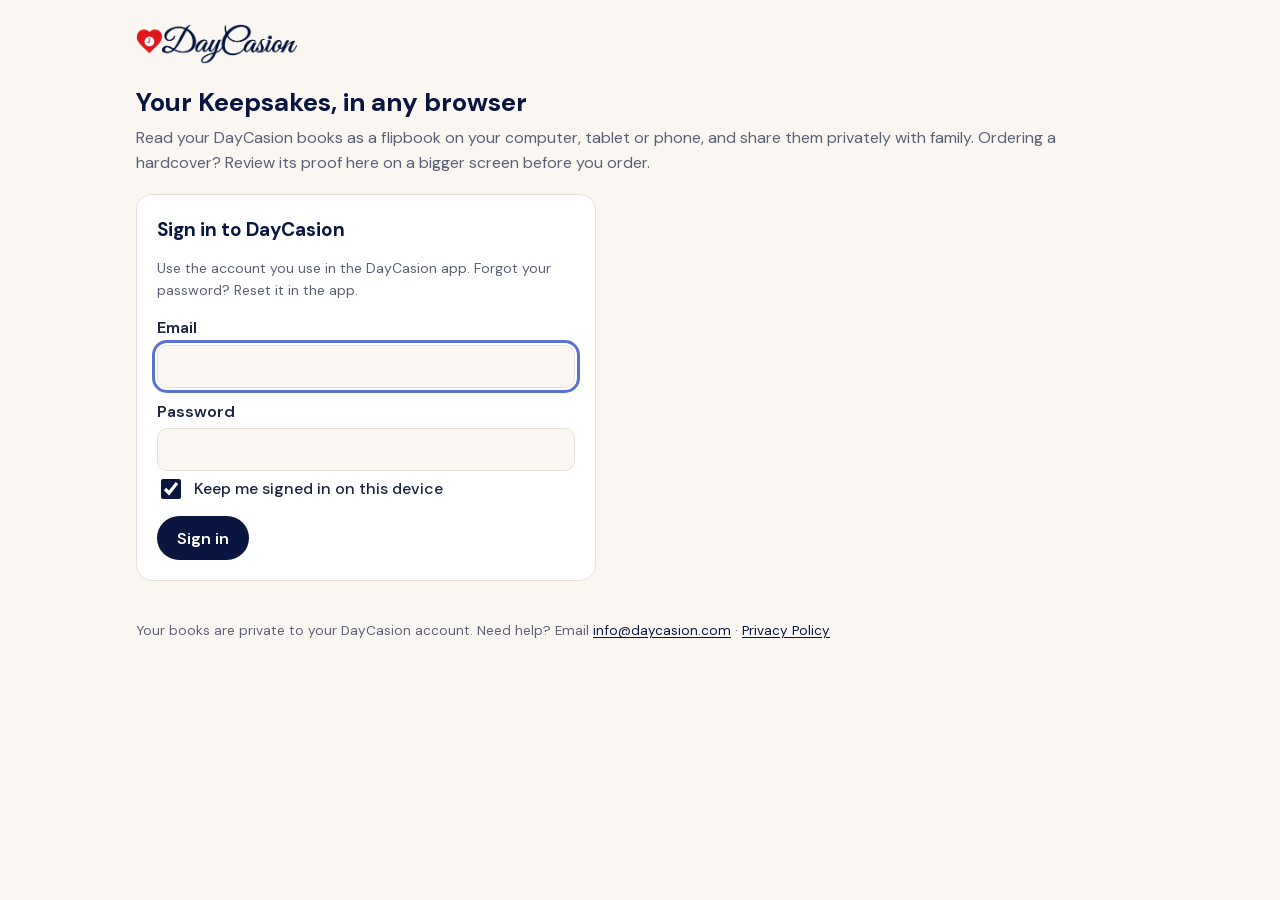
<file: index.html>
<!doctype html>
<html lang="en" class="dc-guard">
<head>
<meta charset="utf-8">
<meta name="viewport" content="width=device-width, initial-scale=1, viewport-fit=cover">
<meta name="referrer" content="no-referrer">
<meta name="robots" content="noindex, nofollow, noarchive">
<meta name="theme-color" content="#faf7f2" media="(prefers-color-scheme: light)">
<meta name="theme-color" content="#0a1640" media="(prefers-color-scheme: dark)">
<meta http-equiv="Content-Security-Policy" content="default-src 'none'; script-src 'self'; style-src 'self'; connect-src https://zwitjkrmzkvrektahuml.supabase.co; img-src 'self' https://zwitjkrmzkvrektahuml.supabase.co data:; font-src 'self'; base-uri 'none'; form-action 'none'">
<title>My Keepsakes · DayCasion</title>
<link rel="icon" type="image/png" href="images/favicon.png">
<link rel="apple-touch-icon" href="images/favicon.png">
<link rel="stylesheet" href="css/books.css?v=b8eddd3961">
</head>
<body>
<div id="app" aria-live="polite"><div class="center"><div class="spinner" role="status" aria-label="Loading"></div></div></div>
<noscript><div class="wrap"><p>This page needs JavaScript to sign in and open your books.</p></div></noscript>
<script src="js/config.js?v=b8eddd3961"></script>
<script src="js/flipbook.js?v=b8eddd3961"></script>
<script src="js/common.js?v=b8eddd3961"></script>
<script src="js/corrections.js?v=b8eddd3961"></script>
<script src="js/staff.js?v=b8eddd3961"></script>
<script src="js/owner.js?v=b8eddd3961"></script>
</body>
</html>
</file>
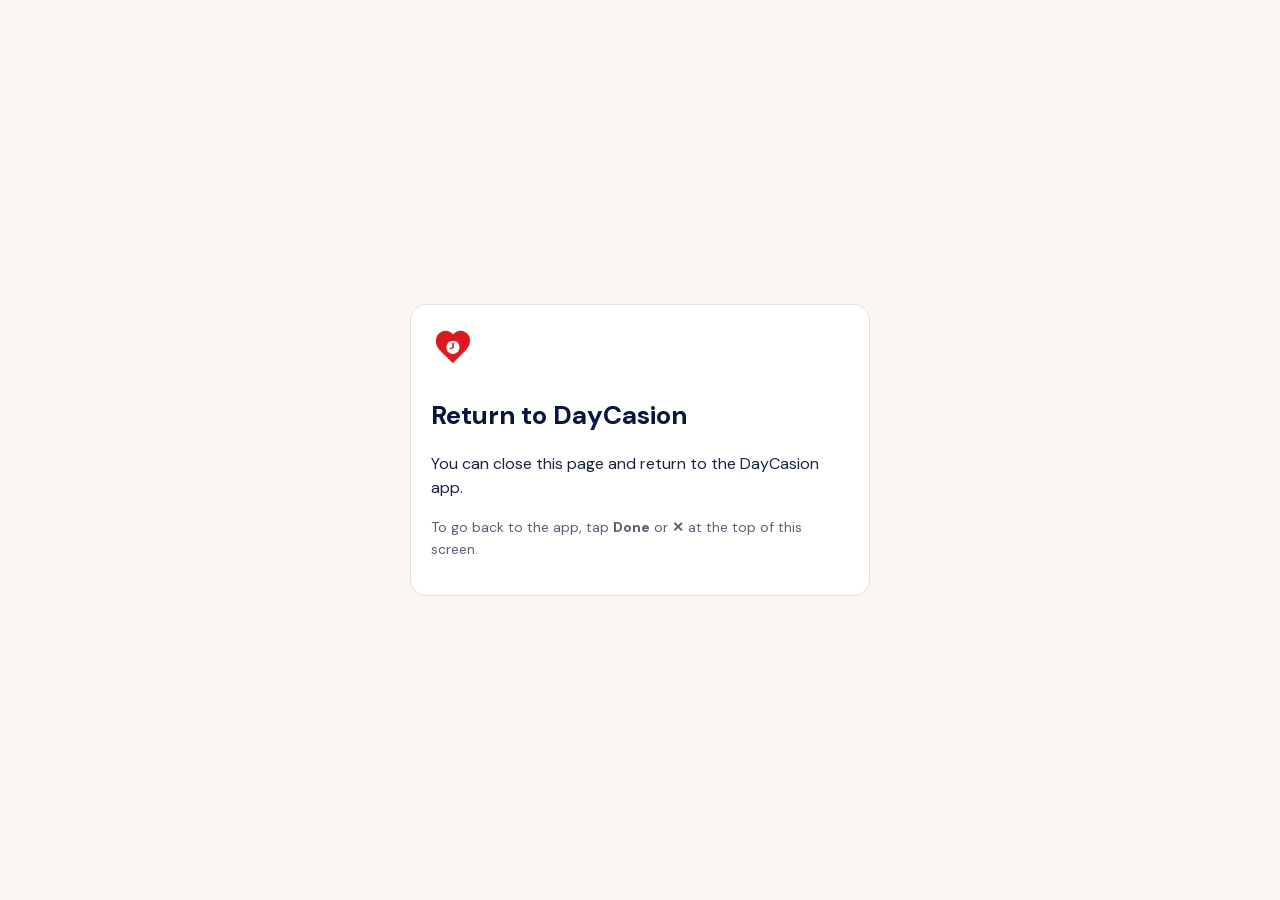
<file: checkout/index.html>
<!doctype html>
<html lang="en">
<head>
<meta charset="utf-8">
<meta name="viewport" content="width=device-width, initial-scale=1, viewport-fit=cover">
<meta name="referrer" content="no-referrer">
<meta name="robots" content="noindex, nofollow, noarchive">
<meta name="theme-color" content="#faf7f2" media="(prefers-color-scheme: light)">
<meta name="theme-color" content="#0a1640" media="(prefers-color-scheme: dark)">
<meta http-equiv="Content-Security-Policy" content="default-src 'none'; script-src 'self'; style-src 'self'; img-src 'self'; font-src 'self'; base-uri 'none'; form-action 'none'">
<title>DayCasion</title>
<link rel="icon" type="image/png" href="../images/favicon.png">
<link rel="stylesheet" href="../css/books.css?v=b8eddd3961">
</head>
<body>
<!-- Stripe Checkout returns here after a printed book's payment (?r=paid) or when the member goes back (?r=cancelled).
     Nothing about the order is read or shown: the DayCasion app shows the order's status itself. -->
<div class="center"><div class="card narrow msg" id="ret">
  <img class="mark" src="../images/mark.png" alt="" width="44" height="44">
  <h1 class="page" id="ret-h">Return to DayCasion</h1>
  <p id="ret-p">You can close this page and return to the DayCasion app.</p>
  <p class="muted small" id="ret-next"></p>
  <p class="muted small" id="ret-close">To go back to the app, tap <strong>Done</strong> or <strong>✕</strong> at the top of this screen.</p>
  <div class="actions" id="ret-app" hidden><a class="btn" href="daycasion://daycasion.com/myKeepsakes">Open My Keepsakes</a></div>
</div></div>
<script src="../js/checkout.js?v=b8eddd3961"></script>
</body>
</html>
</file>
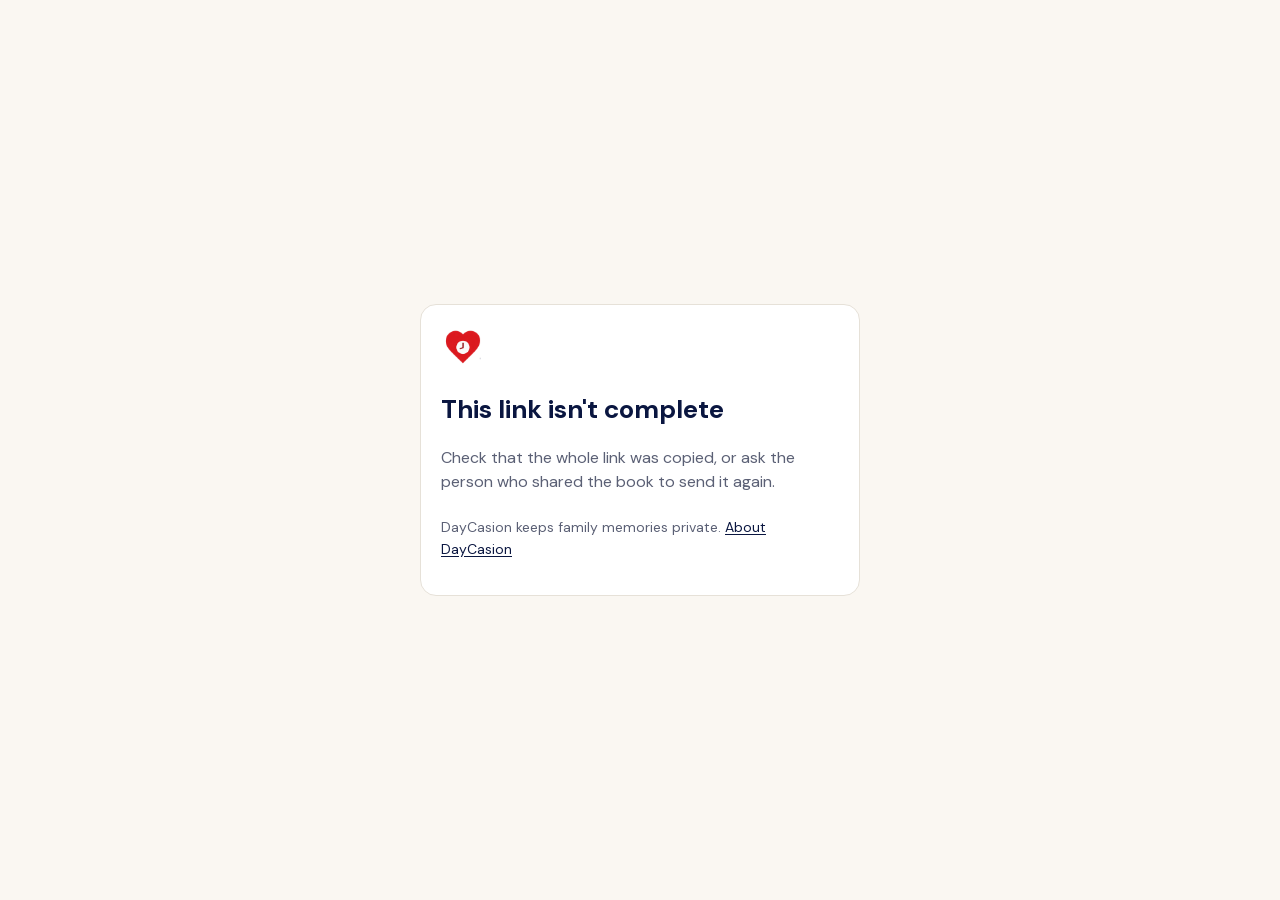
<file: s/index.html>
<!doctype html>
<html lang="en" class="dc-guard">
<head>
<meta charset="utf-8">
<meta name="viewport" content="width=device-width, initial-scale=1, viewport-fit=cover">
<meta name="referrer" content="no-referrer">
<meta name="robots" content="noindex, nofollow, noarchive, noimageindex">
<meta name="theme-color" content="#e9e5de" media="(prefers-color-scheme: light)">
<meta name="theme-color" content="#15171c" media="(prefers-color-scheme: dark)">
<meta http-equiv="Content-Security-Policy" content="default-src 'none'; script-src 'self'; style-src 'self'; connect-src https://zwitjkrmzkvrektahuml.supabase.co; img-src 'self' https://zwitjkrmzkvrektahuml.supabase.co data:; font-src 'self'; base-uri 'none'; form-action 'none'">
<!-- Link previews (Messages, WhatsApp, email) see only this generic card: the book itself is behind the link's secret. -->
<meta property="og:title" content="A DayCasion keepsake book">
<meta property="og:description" content="Someone shared a private family book with you. Open it to read it like a real book.">
<meta property="og:image" content="https://books.daycasion.com/images/share-card.png">
<meta property="og:type" content="website">
<meta name="twitter:card" content="summary_large_image">
<title>A DayCasion keepsake book</title>
<link rel="icon" type="image/png" href="../images/favicon.png">
<link rel="apple-touch-icon" href="../images/favicon.png">
<link rel="stylesheet" href="../css/books.css?v=b8eddd3961">
</head>
<body>
<div id="app" aria-live="polite"><div class="center"><div class="spinner" role="status" aria-label="Opening the book"></div></div></div>
<noscript><div class="wrap"><p>This book needs JavaScript to open.</p></div></noscript>
<script src="../js/config.js?v=b8eddd3961"></script>
<script src="../js/flipbook.js?v=b8eddd3961"></script>
<script src="../js/common.js?v=b8eddd3961"></script>
<script src="../js/guest.js?v=b8eddd3961"></script>
</body>
</html>
</file>
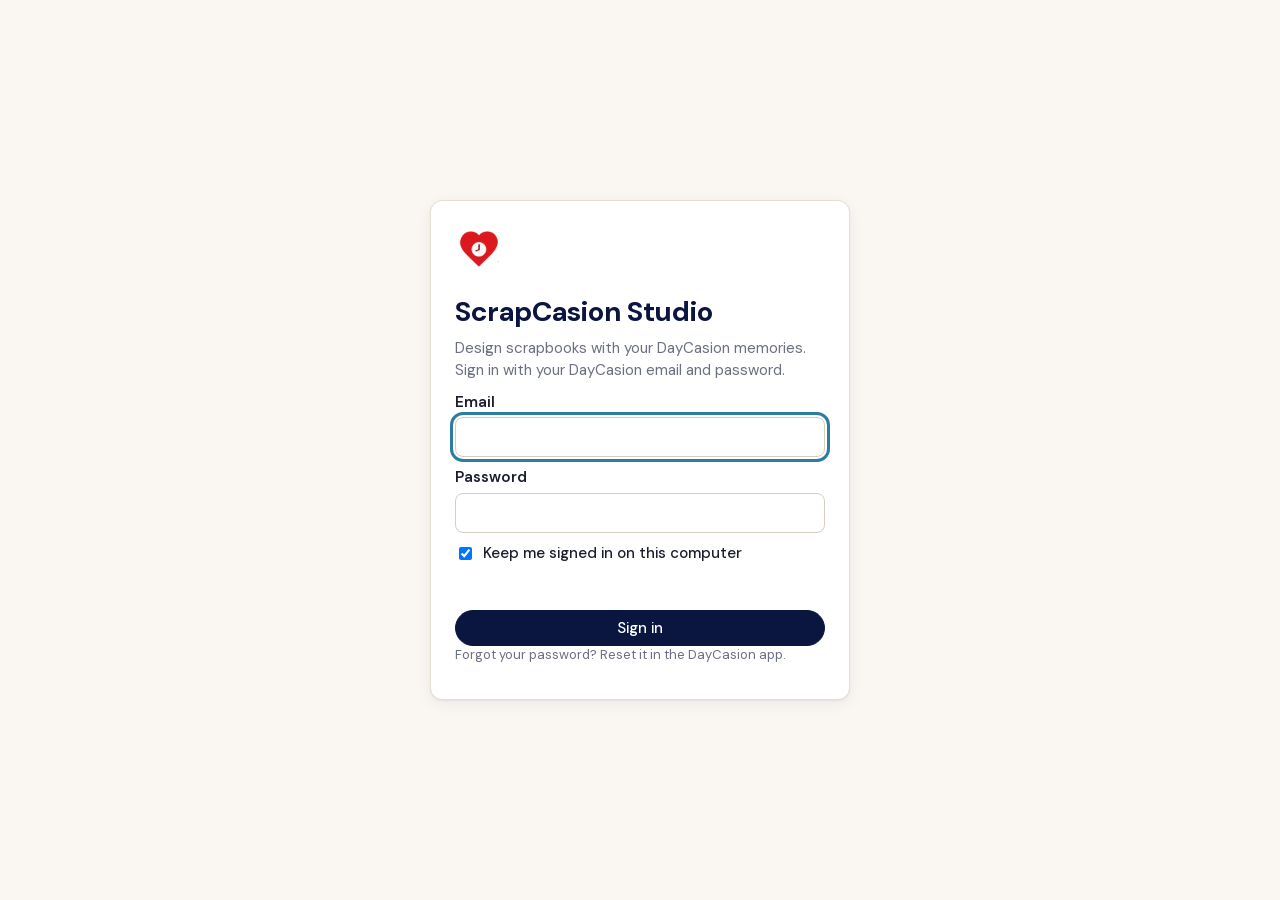
<file: studio/index.html>
<!doctype html>
<html lang="en" class="dc-guard">
<head>
<meta charset="utf-8">
<meta name="viewport" content="width=device-width, initial-scale=1">
<meta name="referrer" content="no-referrer">
<meta name="robots" content="noindex, nofollow, noarchive">
<meta http-equiv="Content-Security-Policy" content="default-src 'none'; script-src 'self'; style-src 'self' 'unsafe-inline'; connect-src 'self' https://zwitjkrmzkvrektahuml.supabase.co; img-src 'self' https://zwitjkrmzkvrektahuml.supabase.co data: blob:; font-src 'self'; base-uri 'none'; form-action 'none'">
<title>ScrapCasion Studio · DayCasion</title>
<link rel="icon" type="image/png" href="../images/favicon.png">
<link rel="stylesheet" href="css/studio.css?v=b8eddd3961">
</head>
<body>
<div id="app" aria-live="polite"><div class="sc-center"><div class="sc-spinner" role="status" aria-label="Loading"></div></div></div>
<noscript><div class="sc-center"><p>ScrapCasion Studio needs JavaScript.</p></div></noscript>
<script src="../js/config.js?v=b8eddd3961"></script>
<script type="module" src="js/app.js?v=b8eddd3961"></script>
</body>
</html>
</file>
<file: css/books.css>
/* DayCasion Keepsakes on the web (books.daycasion.com): the flipbook reader, the owner's library and sharing.
   DayCasion branding as import.daycasion.com: navy #0A1640, warm cream, DM Sans (self-hosted, SIL OFL). The reader's
   desk and paper colours are the app reader's (#E9E5DE / #15171C desk, #FBF8F3 paper). WCAG AA text contrast. */
@font-face { font-family: "DM Sans"; font-style: normal; font-weight: 400 700; font-display: swap;
  src: url(../fonts/dmsans-latin.woff2) format("woff2");
  unicode-range: U+0000-00FF, U+0131, U+0152-0153, U+02BB-02BC, U+02C6, U+02DA, U+02DC, U+0304, U+0308, U+0329, U+2000-206F, U+20AC, U+2122, U+2191, U+2193, U+2212, U+2215, U+FEFF, U+FFFD; }
@font-face { font-family: "DM Sans"; font-style: normal; font-weight: 400 700; font-display: swap;
  src: url(../fonts/dmsans-latin-ext.woff2) format("woff2");
  unicode-range: U+0100-02BA, U+02BD-02C5, U+02C7-02CC, U+02CE-02D7, U+02DD-02FF, U+0304, U+0308, U+0329, U+1D00-1DBF, U+1E00-1E9F, U+1EF2-1EFF, U+2020, U+20A0-20AB, U+20AD-20C4, U+2113, U+2C60-2C7F, U+A720-A7FF; }
html.dc-guard { display: none !important; } /* shown only as the top window (frame guard in the scripts) */
:root { --bg:#faf7f2; --card:#ffffff; --text:#1b2440; --heading:#0a1640; --muted:#5b6075; --line:#e6e1d8; --accent:#0a1640;
  --accent-text:#ffffff; --accent-hover:#1d2c66; --link:#0a1640; --err:#a94c4c; --ok:#3e6b47; --note:#eef1f8; --note-line:#c8d0e6;
  --focus:#5a73cf; --desk:#e9e5de; --bar:#ffffff; --bar-line:#e6e1d8; --icon:#1b2440; --icon-off:#b9b4ab; --paper:#fbf8f3;
  --chip:#eef1f8; --chip-text:#1d2c66; --danger:#a94c4c; color-scheme: light; }
@media (prefers-color-scheme: dark) { :root { --bg:#0a1640; --card:#12204f; --text:#eef0f7; --heading:#ffffff; --muted:#aeb6d0;
  --line:#2a3a73; --accent:#f4f1ea; --accent-text:#0a1640; --accent-hover:#ffffff; --link:#c7d2f5; --err:#f19a94; --ok:#93d3a0;
  --note:#15255c; --note-line:#33468a; --focus:#8fa6f0; --desk:#15171c; --bar:#1c1f27; --bar-line:#2b2f3a; --icon:#eef0f7;
  --icon-off:#5a6072; --chip:#1e2e6a; --chip-text:#dfe6fb; --danger:#f19a94; color-scheme: dark; } }
* { box-sizing: border-box; }
html, body { margin: 0; height: 100%; }
body { background: var(--bg); color: var(--text); -webkit-text-size-adjust: 100%;
  font: 16px/1.55 "DM Sans", -apple-system, BlinkMacSystemFont, "Segoe UI", Roboto, Helvetica, Arial, sans-serif; }
button, input, select { font-family: inherit; }
a { color: var(--link); text-underline-offset: 2px; }
:focus-visible { outline: 3px solid var(--focus); outline-offset: 2px; }
[hidden] { display: none !important; }
.fb-sr { position: absolute; width: 1px; height: 1px; margin: -1px; overflow: hidden; clip: rect(0 0 0 0); white-space: nowrap; }

/* ------------------------------------------------------------------ reader */
body.reading { overflow: hidden; overscroll-behavior: none; background: var(--desk); }
.fb { position: fixed; inset: 0; display: grid; grid-template-rows: auto 1fr auto; grid-template-columns: minmax(0, 1fr); background: var(--desk);
  padding: env(safe-area-inset-top) env(safe-area-inset-right) env(safe-area-inset-bottom) env(safe-area-inset-left);
  -webkit-user-select: none; user-select: none; -webkit-tap-highlight-color: transparent; }
.fb-bar { display: flex; align-items: center; gap: 2px; min-width: 0; background: var(--bar); color: var(--text); z-index: 3;
  transition: opacity .2s ease; }
.fb-top { padding: 4px 6px; border-bottom: 1px solid var(--bar-line); min-height: 52px; }
.fb-bottom { padding: 2px 4px 6px; border-top: 1px solid var(--bar-line); }
.fb-titles { flex: 1; min-width: 0; padding: 0 6px; }
.fb-title { font-size: 16px; font-weight: 600; margin: 0; color: var(--heading); white-space: nowrap; overflow: hidden; text-overflow: ellipsis; line-height: 1.3; }
.fb-sub { margin: 0; font-size: 12.5px; color: var(--muted); white-space: nowrap; overflow: hidden; text-overflow: ellipsis; line-height: 1.3; }
.fb-icon { appearance: none; border: 0; background: transparent; color: var(--icon); width: 44px; height: 44px; border-radius: 22px;
  display: inline-grid; place-items: center; cursor: pointer; padding: 0; flex: none; }
.fb-icon svg { width: 24px; height: 24px; fill: currentColor; }
.fb-icon:hover:not(:disabled) { background: color-mix(in srgb, var(--icon) 9%, transparent); }
.fb-icon:disabled { color: var(--icon-off); cursor: default; }
.fb-bottom .fb-icon svg { width: 30px; height: 30px; }
.fb-busy { opacity: .5; }
.fb-pill { appearance: none; border: 1px solid var(--line); background: var(--card); color: var(--heading); border-radius: 20px; height: 36px;
  padding: 0 14px 0 10px; display: inline-flex; align-items: center; gap: 6px; font-size: 14px; font-weight: 600; cursor: pointer; margin: 0 4px; flex: none; }
.fb-pill svg { width: 18px; height: 18px; fill: currentColor; }
.fb-brand { display: inline-grid; place-items: center; width: 44px; height: 44px; flex: none; opacity: .9; }
.fb-brand img { width: 30px; height: 30px; }
.fb-mid { flex: 1; min-width: 0; display: flex; flex-direction: column; align-items: stretch; padding: 0 4px; }
.fb-label { text-align: center; font-size: 13px; color: var(--muted); font-weight: 500; }
.fb-slider { width: 100%; margin: 4px 0 2px; accent-color: var(--accent); height: 22px; }
.fb-stage { position: relative; overflow: hidden; touch-action: none; outline: none; cursor: default; }
.fb-stage:focus-visible { outline: 3px solid var(--focus); outline-offset: -3px; }
.fb-zoom { position: absolute; inset: 0; display: flex; align-items: center; justify-content: center; transform-origin: 0 0; }
.fb-zoomed .fb-stage { cursor: grab; }
.fb-book { position: relative; flex: none; }
.fb-row { display: flex; }
.fb-page { position: relative; background: var(--paper); overflow: hidden; flex: none; box-shadow: 0 3px 10px rgba(0,0,0,.18); }
.fb-page.fb-l { border-radius: 3px 0 0 3px; } .fb-page.fb-r { border-radius: 0 3px 3px 0; } .fb-page.fb-s { border-radius: 3px; }
.fb-page.fb-blank { background: transparent; box-shadow: none; }
.fb-leaf { position: absolute; top: 0; left: 0; z-index: 2; will-change: transform; backface-visibility: hidden; -webkit-backface-visibility: hidden; }
.fb-img { position: absolute; inset: 0; }
.fb-img img { width: 100%; height: 100%; object-fit: cover; display: block; -webkit-user-drag: none; pointer-events: none; }
.fb-loading::after { content: ""; position: absolute; left: 50%; top: 50%; width: 26px; height: 26px; margin: -13px; border-radius: 50%;
  border: 2.5px solid rgba(10,22,64,.18); border-top-color: rgba(10,22,64,.7); animation: fb-spin .9s linear infinite; }
@keyframes fb-spin { to { transform: rotate(360deg); } }
.fb-gutter { position: absolute; inset: 0; pointer-events: none; }
.fb-gl { background: linear-gradient(to right, rgba(0,0,0,.16), rgba(0,0,0,0) 7%); }
.fb-gr { background: linear-gradient(to left, rgba(0,0,0,.16), rgba(0,0,0,0) 7%); }
.fb-gl.fb-soft { background: linear-gradient(to right, rgba(0,0,0,.10), rgba(0,0,0,0) 7%); }
.fb-shade { position: absolute; inset: 0; background: #000; opacity: 0; pointer-events: none; }
.fb-leafshade { position: absolute; inset: 0; opacity: 0; pointer-events: none; }
.fb-problem { position: absolute; inset: 0; display: grid; place-content: center; text-align: center; color: rgba(0,0,0,.7); background: var(--paper); font-size: 14px; }
.fb-problem p { margin: 0 0 4px; }
.fb-link { appearance: none; border: 0; background: none; color: #0a1640; font-weight: 700; font-size: 15px; cursor: pointer; padding: 8px 10px; text-decoration: underline; text-underline-offset: 3px; }
.fb-toast { position: absolute; left: 50%; bottom: calc(84px + env(safe-area-inset-bottom)); transform: translate(-50%, 20px); opacity: 0; pointer-events: none;
  background: #1b2440; color: #fff; border-radius: 12px; padding: 10px 16px; font-size: 14px; display: flex; gap: 6px; align-items: center;
  max-width: min(92vw, 520px); transition: opacity .2s, transform .2s; z-index: 5; box-shadow: 0 6px 24px rgba(0,0,0,.25); }
.fb-toast.fb-show { opacity: 1; transform: translate(-50%, 0); pointer-events: auto; }
.fb-toast .fb-link { color: #c7d2f5; padding: 4px 6px; }
/* landscape phones: the pages get the full height; the bars float over them and hide (tap the middle to show) */
.fb-compact-mode { grid-template-rows: minmax(0, 1fr); }
.fb-compact-mode .fb-stage { grid-row: 1; grid-column: 1; }
.fb-compact-mode .fb-bar { position: absolute; left: env(safe-area-inset-left); right: env(safe-area-inset-right); }
.fb-compact-mode .fb-top { top: env(safe-area-inset-top); min-height: 44px; padding: 0 4px; }
.fb-compact-mode .fb-bottom { bottom: env(safe-area-inset-bottom); }
.fb-compact-mode .fb-toast { bottom: calc(70px + env(safe-area-inset-bottom)); }
.fb-hidden .fb-bar { opacity: 0; pointer-events: none; }
/* contents sheet */
.fb-sheet { border: 0; padding: 0; border-radius: 20px; width: min(520px, calc(100vw - 24px)); max-height: min(70vh, 640px); background: var(--card); color: var(--text);
  box-shadow: 0 18px 60px rgba(0,0,0,.35); }
.fb-sheet::backdrop { background: rgba(10,22,64,.45); }
.fb-sheet-head { display: flex; align-items: center; justify-content: space-between; padding: 10px 8px 4px 22px; position: sticky; top: 0; background: var(--card); }
.fb-sheet-head h2 { margin: 0; font-size: 20px; color: var(--heading); }
.fb-toc { list-style: none; margin: 0; padding: 0 0 12px; }
.fb-toc button { appearance: none; width: 100%; border: 0; background: none; color: var(--text); display: flex; justify-content: space-between; gap: 12px;
  padding: 12px 22px; font-size: 16px; text-align: left; cursor: pointer; }
.fb-toc button:hover { background: var(--note); }
.fb-toc .fb-here { font-weight: 700; background: var(--note); }
.fb-num { color: var(--muted); font-variant-numeric: tabular-nums; }
@media (max-width: 380px) { .fb-top .fb-icon, .fb-brand { width: 40px; height: 40px; } .fb-titles { padding: 0 2px; } }
@media (prefers-reduced-motion: reduce) { .fb-bar, .fb-toast { transition: none; } .fb-loading::after { animation: none; } }

/* ------------------------------------------------------------------ owner pages (sign in, library, sharing) */
.wrap { max-width: 1040px; margin: 0 auto; padding: calc(24px + env(safe-area-inset-top)) 16px 64px; }
.head { display: flex; align-items: center; justify-content: space-between; gap: 12px; flex-wrap: wrap; margin-bottom: 8px; }
.brandlogo { display: block; line-height: 0; }
.brandlogo img { height: 40px; width: auto; }
.who { color: var(--muted); font-size: 14px; display: flex; gap: 10px; align-items: center; flex-wrap: wrap; }
h1.page { font-size: 26px; margin: 18px 0 4px; color: var(--heading); }
.lede { margin: 0 0 18px; color: var(--muted); }
.card { background: var(--card); border: 1px solid var(--line); border-radius: 16px; padding: 20px; margin: 16px 0; }
.card.narrow { max-width: 460px; }
.card h2 { font-size: 19px; margin: 0 0 8px; color: var(--heading); }
.muted { color: var(--muted); } .small { font-size: 14px; } .err { color: var(--err); } .ok { color: var(--ok); }
label { display: block; font-weight: 600; margin: 12px 0 4px; }
label.check { display: flex; gap: 10px; align-items: flex-start; font-weight: 500; }
label.check input { width: 20px; height: 20px; margin-top: 2px; accent-color: var(--accent); flex: none; }
input[type=email], input[type=password], input[type=text], input[type=date], select { width: 100%; padding: 10px 12px; font-size: 16px; border-radius: 10px;
  border: 1px solid var(--line); background: var(--bg); color: var(--text); }
.btn { display: inline-flex; align-items: center; justify-content: center; gap: 6px; border: 0; border-radius: 24px; padding: 11px 20px; font-size: 16px;
  font-weight: 600; cursor: pointer; background: var(--accent); color: var(--accent-text); text-decoration: none; min-height: 44px; }
.btn:hover { background: var(--accent-hover); }
.btn.secondary { background: transparent; color: var(--link); border: 1px solid var(--line); }
.btn.secondary:hover { background: var(--note); }
.btn.danger { background: transparent; color: var(--danger); border: 1px solid var(--line); }
.btn.small { padding: 7px 14px; font-size: 14px; min-height: 36px; }
.btn:disabled { opacity: .55; cursor: default; }
.btn svg { width: 18px; height: 18px; fill: currentColor; }
.textlink { appearance: none; background: none; border: 0; color: var(--link); text-decoration: underline; text-underline-offset: 3px; cursor: pointer; font-size: 15px; padding: 6px 2px; }
.actions { display: flex; gap: 10px; flex-wrap: wrap; align-items: center; margin-top: 14px; }
.books { display: grid; grid-template-columns: repeat(auto-fill, minmax(230px, 1fr)); gap: 18px; margin-top: 8px; }
.bookcard { background: var(--card); border: 1px solid var(--line); border-radius: 18px; overflow: hidden; display: flex; flex-direction: column; }
.cover { position: relative; aspect-ratio: 4 / 3; background: var(--desk); overflow: hidden; border: 0; padding: 0; cursor: pointer; width: 100%; display: block; }
.cover:disabled { cursor: default; }
.cover img { position: absolute; top: 7%; height: 86%; left: 50%; transform: translateX(-50%); width: auto; aspect-ratio: .8; object-fit: cover;
  box-shadow: 0 4px 14px rgba(0,0,0,.22); border-radius: 2px; background: var(--paper); }
.bookcard .body { padding: 14px 16px 16px; display: flex; flex-direction: column; gap: 4px; flex: 1; }
.bookcard h2 { margin: 0; font-size: 17px; color: var(--heading); }
.bookcard .meta { font-size: 13.5px; color: var(--muted); }
.bookcard .actions { margin-top: auto; padding-top: 10px; }
.status { font-size: 13.5px; font-weight: 600; }
footer.site { margin-top: 40px; color: var(--muted); font-size: 13.5px; }
/* sharing dialog */
.dlg { border: 0; padding: 0; border-radius: 20px; width: min(560px, calc(100vw - 20px)); max-height: calc(100dvh - 24px); background: var(--card); color: var(--text);
  box-shadow: 0 18px 60px rgba(0,0,0,.35); }
.dlg::backdrop { background: rgba(10,22,64,.45); }
.dlg .inner { padding: 6px 20px 20px; }
.dlg .dhead { display: flex; align-items: center; justify-content: space-between; gap: 8px; padding: 12px 8px 0 20px; position: sticky; top: 0; background: var(--card); z-index: 1; }
.dlg .dhead h2 { margin: 0; font-size: 20px; color: var(--heading); }
.dlg .fb-icon { color: var(--text); }
.note { background: var(--note); border: 1px solid var(--note-line); border-radius: 12px; padding: 12px 14px; margin: 12px 0; font-size: 14.5px; }
.linkbox { display: flex; gap: 8px; align-items: stretch; margin-top: 8px; }
.linkbox input { font-family: ui-monospace, SFMono-Regular, Menlo, monospace; font-size: 13px; }
.links { list-style: none; margin: 8px 0 0; padding: 0; }
.links li { border-top: 1px solid var(--line); padding: 12px 0; display: grid; grid-template-columns: 1fr auto; gap: 4px 10px; align-items: center; }
.links .lname { font-weight: 600; }
.links .lmeta { grid-column: 1 / -1; font-size: 13.5px; color: var(--muted); }
.links .lact { grid-column: 1 / -1; display: flex; gap: 8px; flex-wrap: wrap; }
.chip { display: inline-block; font-size: 12.5px; font-weight: 700; border-radius: 10px; padding: 2px 9px; background: var(--chip); color: var(--chip-text); }
.chip.off { background: transparent; color: var(--muted); border: 1px solid var(--line); }
.row2 { display: grid; grid-template-columns: 1fr 1fr; gap: 10px; }
@media (max-width: 480px) { .row2 { grid-template-columns: 1fr; } h1.page { font-size: 23px; } }
/* guest landing and messages */
.center { min-height: 100dvh; display: grid; place-items: center; padding: 24px 16px; }
.msg { max-width: 440px; text-align: left; }
.msg img.mark { width: 44px; height: 44px; border-radius: 10px; }
.spinner { width: 34px; height: 34px; border-radius: 50%; border: 3px solid var(--line); border-top-color: var(--accent); animation: fb-spin .9s linear infinite; margin: 0 auto 12px; }
/* hardcover proof review (owner only, before ordering in the app) */
.fb-page.fb-endpaper { background: var(--paper); } /* the inside of the cover: plain paper */
.fb-endnote { position: absolute; left: 0; right: 0; bottom: 6%; text-align: center; font-size: 12px; color: rgba(0,0,0,.38); letter-spacing: .04em; }
.backlink { display: inline-flex; align-items: center; gap: 4px; margin: 14px 0 -6px; padding: 8px 10px 8px 4px; min-height: 44px; font-weight: 600; text-decoration: none; color: var(--link); }
.backlink svg { width: 22px; height: 22px; fill: currentColor; }
.backlink:hover span { text-decoration: underline; text-underline-offset: 3px; }
.status-line { margin: -6px 0 6px; display: flex; flex-wrap: wrap; gap: 6px; align-items: center; }
.proof-grid { display: grid; grid-template-columns: minmax(260px, 380px) minmax(0, 1fr); gap: 0 18px; align-items: start; }
.proof-grid .card { margin: 16px 0 0; }
@media (max-width: 760px) { .proof-grid { grid-template-columns: minmax(0, 1fr); } }
.proof-figure { position: relative; margin: 6px auto 4px; max-width: 320px; aspect-ratio: 594 / 738; background: var(--desk); border-radius: 3px;
  box-shadow: 0 6px 22px rgba(0,0,0,.22); overflow: hidden; }
.proof-cover { display: block; width: 100%; height: 100%; object-fit: cover; }
.proof-busy { position: absolute; inset: 0; display: grid; place-content: center; text-align: center; background: rgba(10,22,64,.55); color: #fff; padding: 16px; }
.proof-busy p { margin: 0; font-weight: 600; }
.proof-busy .spinner { border-color: rgba(255,255,255,.35); border-top-color: #fff; }
.quality { margin: 10px 0 2px; font-size: 14.5px; }
.quality.soft { color: var(--muted); }
.quality.blurry { color: var(--err); }
.quality.good { color: var(--ok); }
.ready-to-order { border-color: var(--note-line); background: var(--note); }
.tiny { font-size: 12.5px; }
.dlg.wide { width: min(860px, calc(100vw - 20px)); }
.photo-grid { display: grid; grid-template-columns: repeat(auto-fill, minmax(140px, 1fr)); gap: 12px; }
.photo-tile { appearance: none; border: 2px solid transparent; background: var(--card); border-radius: 12px; padding: 4px; text-align: left; cursor: pointer;
  display: flex; flex-direction: column; gap: 3px; color: var(--text); font: inherit; }
.photo-tile:hover:not(:disabled) { border-color: var(--line); background: var(--note); }
.photo-tile:disabled { cursor: default; }
.photo-tile.current { border-color: var(--accent); }
.photo-tile .ph { display: block; aspect-ratio: 1; background: var(--desk); border-radius: 8px; overflow: hidden; }
.photo-tile .ph img { width: 100%; height: 100%; object-fit: cover; display: block; }
.photo-tile .quality { margin: 2px 2px 0; font-size: 13px; font-weight: 600; }
.photo-tile .tiny { margin: 0 2px 2px; white-space: nowrap; overflow: hidden; text-overflow: ellipsis; }
/* requesting changes to a hardcover proof (corrections.js): the book's page, Request a Change in the viewer, the summary */
.fb-change { appearance: none; border: 0; background: var(--accent); color: var(--accent-text); border-radius: 22px; height: 40px;
  padding: 0 16px 0 12px; display: inline-flex; align-items: center; gap: 7px; font: inherit; font-size: 14.5px; font-weight: 700; cursor: pointer;
  margin: 0 6px; flex: none; box-shadow: 0 1px 3px rgba(0,0,0,.18); }
.fb-change:hover { background: var(--accent-hover); }
.fb-change svg { width: 18px; height: 18px; fill: currentColor; }
.fb-change .short { display: none; }
.fb-count { min-width: 20px; height: 20px; border-radius: 10px; padding: 0 6px; display: inline-grid; place-items: center; font-size: 12px;
  background: var(--accent-text); color: var(--accent); margin-left: 2px; }
@media (max-width: 520px) { .fb-change { padding: 0 12px 0 10px; margin: 0 2px; font-size: 14px; } .fb-top .fb-sub { display: none; } }
@media (max-width: 359px) { .fb-change .long { display: none; } .fb-change .short { display: inline; } }
.fb-tip { position: absolute; left: 50%; bottom: calc(86px + env(safe-area-inset-bottom)); transform: translateX(-50%); z-index: 5;
  width: min(460px, calc(100% - 24px)); background: var(--card); color: var(--text); border: 1px solid var(--note-line); border-radius: 16px;
  box-shadow: 0 10px 34px rgba(0,0,0,.28); padding: 14px 16px; display: flex; gap: 12px; align-items: flex-end; }
.fb-tip p { margin: 0; font-size: 14.5px; line-height: 1.45; }
.fb-tip .btn { flex: none; }
@media (max-width: 420px) { .fb-tip { flex-direction: column; align-items: stretch; } }

.card.welcome { border-color: var(--note-line); }
.card.welcome h2 { font-size: 22px; }
.card.welcome > p { margin: 0 0 10px; }
.steps { list-style: none; counter-reset: step; margin: 16px 0; padding: 0; display: grid; grid-template-columns: repeat(4, minmax(0, 1fr)); gap: 10px; }
.steps li { counter-increment: step; display: flex; flex-direction: column; gap: 2px; font-size: 14px; color: var(--muted); padding-top: 34px; position: relative; }
.steps li::before { content: counter(step); position: absolute; top: 0; left: 0; width: 26px; height: 26px; border-radius: 13px; display: grid; place-items: center;
  background: var(--chip); color: var(--chip-text); font-weight: 700; font-size: 13.5px; }
.steps strong { color: var(--heading); font-size: 14.5px; }
@media (max-width: 1000px) { .steps { grid-template-columns: repeat(2, minmax(0, 1fr)); } }
.kinds { display: grid; grid-template-columns: 1fr 1fr; gap: 10px; margin: 4px 0 0; }
.kind { border-radius: 12px; padding: 12px 14px; background: var(--note); border: 1px solid var(--note-line); }
.kind.assist { background: transparent; }
.kind h3 { margin: 0 0 4px; font-size: 15px; color: var(--heading); }
.kind p { margin: 0; font-size: 14px; color: var(--muted); }
@media (max-width: 560px) { .kinds { grid-template-columns: 1fr; } .steps { grid-template-columns: 1fr; } .steps li { padding: 2px 0 0 36px; } }
.kindtag { display: inline-block; font-size: 12px; font-weight: 700; border-radius: 9px; padding: 2px 8px; white-space: nowrap; vertical-align: middle; }
.kindtag.auto { background: var(--chip); color: var(--chip-text); }
.kindtag.assist { background: transparent; color: var(--heading); border: 1px solid var(--note-line); }
.legend { display: flex; flex-wrap: wrap; gap: 6px 16px; font-size: 13.5px; color: var(--muted); margin: 2px 0 6px; }
.lead-in { margin: 4px 0 10px; }
h3.sub { font-size: 15px; margin: 18px 0 8px; color: var(--heading); }
.dlg.change .inner { padding-top: 2px; }
.choices { display: grid; gap: 8px; }
.choices.scroll { max-height: 46dvh; overflow: auto; margin-top: 10px; }
.choice { appearance: none; text-align: left; border: 1px solid var(--line); background: var(--card); color: var(--text); border-radius: 12px;
  padding: 11px 14px; min-height: 52px; cursor: pointer; font: inherit; display: flex; flex-direction: column; gap: 3px; }
.choice:hover:not(:disabled) { background: var(--note); border-color: var(--note-line); }
.choice:disabled { cursor: default; opacity: .6; }
.choice .ctop { display: flex; justify-content: space-between; align-items: center; gap: 10px; }
.choice .ctitle { font-weight: 600; color: var(--heading); }
.choice .csub { font-size: 13.5px; color: var(--muted); }
.crop-grid { display: grid; grid-template-columns: repeat(auto-fill, minmax(150px, 1fr)); gap: 12px; }
.crop-tile { appearance: none; border: 2px solid var(--line); background: var(--card); border-radius: 12px; padding: 6px; cursor: pointer; font: inherit;
  color: var(--text); display: flex; flex-direction: column; gap: 6px; align-items: stretch; text-align: left; }
.crop-tile:hover { border-color: var(--accent); }
.crop-tile .tiny { white-space: nowrap; overflow: hidden; text-overflow: ellipsis; }
.pcrop { display: block; width: 100%; max-height: 170px; background-color: var(--desk); background-repeat: no-repeat; border-radius: 6px; }
.crop-tile.turn { align-items: center; text-align: center; }
.turnbox { display: grid; place-items: center; width: 100%; height: 150px; overflow: hidden; }
.turnbox .pcrop { width: auto; height: 104px; max-height: none; transition: transform .2s ease; }
.photo-head { display: grid; grid-template-columns: 160px 1fr; gap: 12px; align-items: center; margin: 6px 0 14px; }
@media (max-width: 480px) { .photo-head { grid-template-columns: 1fr; } }
.seg { display: inline-flex; border: 1px solid var(--line); border-radius: 22px; overflow: hidden; margin: 6px 0 4px; }
.seg button { appearance: none; border: 0; background: transparent; color: var(--text); padding: 9px 16px; min-height: 40px; font: inherit; font-weight: 600; cursor: pointer; }
.seg button.on { background: var(--accent); color: var(--accent-text); }
textarea { width: 100%; padding: 10px 12px; font: inherit; font-size: 16px; border-radius: 10px; border: 1px solid var(--line); background: var(--bg); color: var(--text); resize: vertical; }
#story-text { min-height: 180px; line-height: 1.6; font-family: Georgia, "Times New Roman", serif; }
.counter { text-align: right; margin-top: 4px; }
.meter { height: 6px; border-radius: 3px; background: var(--line); overflow: hidden; margin: 10px 0 4px; }
.meter span { display: block; height: 100%; width: 0; background: var(--accent); transition: width .15s ease; }
.meter.over span { background: var(--err); }
.count { margin: 2px 0 8px; }
details.original { margin: 6px 0 4px; }
details.original summary { cursor: pointer; font-weight: 600; color: var(--link); min-height: 36px; display: flex; align-items: center; }
.orig-title { font-weight: 700; margin: 6px 0 4px; }
.orig-body { white-space: pre-wrap; font-family: Georgia, "Times New Roman", serif; font-size: 15px; line-height: 1.55; max-height: 240px; overflow: auto;
  background: var(--note); border-radius: 10px; padding: 10px 12px; }

.card.requested .reqhead { display: flex; justify-content: space-between; align-items: baseline; gap: 10px; flex-wrap: wrap; }
.card.requested .reqhead h2 { margin: 0; }
.counter-big { font-weight: 700; color: var(--heading); font-variant-numeric: tabular-nums; }
.req-list, .result-list { list-style: none; margin: 10px 0 4px; padding: 0; }
.req-list li { display: grid; grid-template-columns: 1fr auto; gap: 10px; align-items: start; border-top: 1px solid var(--line); padding: 10px 0; }
.req-list li:first-child { border-top: 0; }
.req-list .what, .result-list .what { display: flex; flex-direction: column; gap: 2px; min-width: 0; align-items: flex-start; }
.where { font-size: 13px; color: var(--muted); font-weight: 600; }
.req { font-weight: 600; color: var(--heading); }
.rowact { display: flex; gap: 4px; }
.textlink.danger { color: var(--danger); }
.quote { font-style: italic; overflow-wrap: anywhere; }
.bookdetails { border-top: 1px solid var(--line); margin-top: 12px; padding-top: 12px; }
.bookdetails h3 { margin: 0 0 2px; font-size: 15px; color: var(--heading); }
.bookdetails p { margin: 0 0 8px; }
.submitbox { border-top: 1px solid var(--line); margin-top: 14px; padding-top: 12px; }
.submitbox p { margin: 0; }
.sumlist, ol.next { padding-left: 20px; }
.sumlist li, ol.next li { margin: 6px 0; }
.result-list li { display: grid; grid-template-columns: 28px 1fr; gap: 8px; padding: 9px 0; border-top: 1px solid var(--line); align-items: start; }
.result-list li:first-child { border-top: 0; }
.result-list li.assist { grid-template-columns: auto 1fr; }
.result-list .mark { width: 24px; height: 24px; border-radius: 12px; display: grid; place-items: center; font-weight: 700; font-size: 14px;
  background: var(--chip); color: var(--chip-text); }
.result-list li.applied .mark { background: var(--ok); color: var(--bg); }
.result-list li.not_applied .mark { background: var(--err); color: var(--bg); }
.reply { margin-top: 4px; padding: 6px 10px; border-left: 3px solid var(--note-line); background: var(--note); border-radius: 0 8px 8px 0; }
.card.requested.done .note ul { margin: 6px 0 0; padding-left: 18px; }

/* ---- the staff workspace (staff.js: hardcover corrections by DayCasion staff) ---- */
.backline { margin: 0 0 12px; }
.reqbooks { list-style: none; padding: 0; margin: 12px 0 0; display: grid; gap: 8px; }
.reqbook { display: grid; gap: 2px; padding: 12px 14px; border: 1px solid var(--line); border-radius: 12px; text-decoration: none; color: var(--text); background: var(--card); }
.reqbook:hover { border-color: var(--accent); }
.reqbook .rtitle { font-weight: 700; color: var(--heading); }
.req-list li.req { display: block; }
.req-list .rhead { display: flex; flex-wrap: wrap; align-items: center; gap: 8px; }
.req-list .tags { display: flex; flex-wrap: wrap; gap: 6px; align-items: flex-start; justify-content: flex-end; }
.stag { display: inline-block; font-size: 12px; font-weight: 700; padding: 2px 8px; border-radius: 999px; background: var(--chip); color: var(--chip-text); }
.stag.applied, .stag.resolved, .stag.d-published, .stag.d-ready { background: color-mix(in srgb, var(--ok) 18%, transparent); color: var(--ok); }
.stag.not_applied, .stag.d-failed { background: color-mix(in srgb, var(--err) 16%, transparent); color: var(--err); }
.stag.staff { background: var(--accent); color: var(--accent-text); }
.field { display: grid; gap: 4px; margin: 10px 0; }
.field .flabel { font-weight: 600; font-size: 14px; }
.field input[type=text], .field textarea, .field select { width: 100%; box-sizing: border-box; font: inherit; padding: 8px 10px; border: 1px solid var(--line); border-radius: 8px; background: var(--card); color: var(--text); }
.field textarea { resize: vertical; }
.dlg.staff textarea#st-body { font-family: Georgia, serif; min-height: 240px; }
.radios { display: grid; gap: 6px; margin: 8px 0; }
.check { display: flex; align-items: flex-start; gap: 6px; margin: 6px 0; }
.reqpick { border: 1px solid var(--line); border-radius: 10px; padding: 8px 12px; margin: 10px 0; }
.review { border-top: 1px solid var(--line); margin-top: 14px; padding-top: 6px; }
.review h3 { margin: 14px 0 6px; font-size: 16px; }
.checks { list-style: none; padding: 0; margin: 0; display: grid; gap: 4px; }
.checks li { padding-left: 22px; position: relative; }
.checks li::before { position: absolute; left: 0; top: 0; font-weight: 700; }
.checks li.good::before { content: '✓'; color: var(--ok); }
.checks li.bad::before { content: '✕'; color: var(--err); }
.checks li.warn::before { content: '!'; color: var(--err); }
.warnbox { padding: 10px 12px; border-radius: 10px; background: var(--note); border: 1px solid var(--note-line); }
.ok { color: var(--ok); font-weight: 600; }
.pre { white-space: pre-wrap; }
.spinner.small { width: 16px; height: 16px; display: inline-block; vertical-align: middle; border-width: 2px; margin: 0 6px 0 0; }
.history { list-style: none; padding: 0; margin: 8px 0 0; display: grid; gap: 4px; font-size: 14px; }
.focus-pick { position: relative; display: inline-block; max-width: 100%; cursor: crosshair; line-height: 0; }
.focus-pick .fimg { max-width: 100%; max-height: 50vh; border-radius: 6px; }
.focus-pick .fdot { position: absolute; width: 18px; height: 18px; margin: -9px 0 0 -9px; border-radius: 50%; border: 3px solid #fff; box-shadow: 0 0 0 2px #0a1640; pointer-events: none; }
.dlg.compare .cmp { margin: 14px 0; }
.cmp-pair { display: grid; grid-template-columns: 1fr 1fr; gap: 10px; }
.cmp-pair figure { margin: 0; }
.cmp-pair figcaption { font-size: 13px; color: var(--muted); margin-bottom: 4px; }
.cmp-pair img { width: 100%; height: auto; border: 1px solid var(--line); border-radius: 4px; background: #fff; }
@media (max-width: 640px) { .cmp-pair { grid-template-columns: 1fr; } }
</file>
<file: studio/css/studio.css>
/* ScrapCasion Studio (DayCasion): navy, coral and cream; DM Sans. Desktop and laptop layout. */
@font-face{font-family:"DM Sans";font-weight:100 1000;src:url("../../fonts/dmsans-latin.woff2") format("woff2")}
:root{--navy:#0A1640;--ink:#1B1E2E;--muted:#6B6F80;--line:#E4DED3;--cream:#FAF7F2;--paper:#FFFFFF;--coral:#E05A63;--coral-soft:#FDE2E4;--ok:#2E7D4F;--warn:#9A5B00;--focus:#2C7DA0;
  --radius:12px;--shadow:0 1px 2px rgba(10,22,64,.06),0 4px 16px rgba(10,22,64,.06)}
*{box-sizing:border-box}
html,body{margin:0;height:100%;background:var(--cream);color:var(--ink);font:15px/1.45 "DM Sans",system-ui,sans-serif}
html.dc-guard body{display:none}
button,input,select,textarea{font:inherit;color:inherit}
:focus-visible{outline:3px solid var(--focus);outline-offset:2px}
h1{font-size:28px;margin:0 0 6px;color:var(--navy)}h2{font-size:20px;margin:0 0 8px;color:var(--navy)}h3{font-size:15px;margin:14px 0 8px;color:var(--navy)}
p{margin:0 0 10px}
.sc-muted{color:var(--muted)}.sc-small{font-size:13px}.sc-error{color:#B3261E;min-height:1.2em}
.sc-center{display:flex;align-items:center;justify-content:center;min-height:60vh;padding:24px}.sc-col{flex-direction:column;gap:12px;text-align:center}
.sc-spinner{width:34px;height:34px;border:3px solid var(--line);border-top-color:var(--coral);border-radius:50%;animation:spin 1s linear infinite}
@keyframes spin{to{transform:rotate(360deg)}}
.sc-card{background:var(--paper);border:1px solid var(--line);border-radius:var(--radius);padding:24px;box-shadow:var(--shadow)}
.sc-narrow{max-width:520px;margin:40px auto}
.sc-btn{display:inline-flex;align-items:center;justify-content:center;gap:6px;min-height:36px;padding:6px 12px;border-radius:999px;border:1px solid var(--line);background:var(--paper);cursor:pointer;white-space:nowrap;font-weight:500}
.sc-btn:hover:not(:disabled){border-color:#C9C2B6;background:#FBFAF7}.sc-btn:disabled{opacity:.45;cursor:not-allowed}
.sc-btn.primary{background:var(--navy);border-color:var(--navy);color:#fff}.sc-btn.primary:hover:not(:disabled){background:#16245a}
.sc-btn.ghost{border-color:transparent;background:transparent}.sc-btn.wide{width:100%}.sc-btn.danger{background:#B3261E;border-color:#B3261E;color:#fff}
.sc-btn.danger-text{color:#B3261E}.sc-btn.mini{min-height:28px;padding:2px 10px;font-size:13px}
.sc-btn.toggle{border-radius:8px;min-width:36px}.sc-btn.toggle.on{background:var(--navy);color:#fff;border-color:var(--navy)}.sc-btn.italic span{font-style:italic;font-family:Georgia,serif}
.sc-link{background:none;border:0;padding:0;color:var(--focus);text-decoration:underline;cursor:pointer;font-weight:600}
.sc-row{display:flex;gap:8px;align-items:center;flex-wrap:nowrap}.sc-row.wrap{flex-wrap:wrap}.sc-row.center{justify-content:center}.sc-spacer{flex:1}.sc-sep{width:1px;height:24px;background:var(--line);margin:0 4px}
input[type=text],input[type=email],input[type=password],input[type=search],input[type=number],select,textarea{width:100%;padding:8px 10px;border:1px solid #D5CEC2;border-radius:8px;background:#fff;min-height:38px}
textarea{resize:vertical}label{display:block;font-weight:600;margin:10px 0 4px}.sc-check{display:flex;align-items:center;gap:8px;font-weight:500}
.sc-label{font-weight:600;font-size:13px;margin:12px 0 6px;color:var(--navy)}
/* top + shell */
.sc-top{display:flex;align-items:center;gap:16px;padding:12px 28px;background:var(--paper);border-bottom:1px solid var(--line)}
.sc-brand{display:flex;align-items:center;gap:10px;font-weight:700;color:var(--navy);text-decoration:none;font-size:18px}.sc-brand em{font-style:normal;color:var(--coral)}
.sc-top-right{margin-left:auto;display:flex;gap:12px;align-items:center}
.sc-main{max-width:1200px;margin:0 auto;padding:28px}
.sc-signin-wrap{min-height:100vh}.sc-signin{width:min(420px,100%);text-align:left}.sc-signin h1{margin-top:12px}.sc-signin .sc-btn{margin-top:14px}
.sc-section{margin:0 0 36px}.sc-section-head{margin-bottom:16px}
.sc-note{display:flex;gap:12px;align-items:flex-start;background:#EEF3FB;border:1px solid #CBD7EE;border-radius:var(--radius);padding:14px 16px;margin:0 0 18px}
.sc-note.warn{background:#FFF4E0;border-color:#F2D29A}.sc-note.test{background:#F4F0FF;border-color:#D9CFF7}.sc-note p{margin:4px 0 0}.sc-note svg{flex:none;margin-top:2px;color:var(--navy)}
.sc-projects{display:grid;grid-template-columns:repeat(auto-fill,minmax(280px,1fr));gap:18px}
.sc-new{display:flex;flex-direction:column;align-items:center;justify-content:center;gap:10px;min-height:236px;border:2px dashed #CFC6B7;border-radius:var(--radius);background:transparent;cursor:pointer;color:var(--navy);font-weight:700}
.sc-new:hover:not(:disabled){border-color:var(--coral);color:var(--coral)}.sc-new:disabled{opacity:.5;cursor:not-allowed}
.sc-project{display:flex;gap:14px;background:var(--paper);border:1px solid var(--line);border-radius:var(--radius);padding:14px;box-shadow:var(--shadow)}
.sc-project .sc-mini{flex:none;box-shadow:0 2px 8px rgba(0,0,0,.18);border-radius:3px}.sc-project-body{min-width:0;display:flex;flex-direction:column}
.sc-project h3{margin:0 0 4px;font-size:17px;overflow-wrap:anywhere}.sc-project .sc-row{margin-top:auto}
.sc-badge{display:inline-block;font-size:12px;font-weight:700;padding:3px 10px;border-radius:999px;background:#EFEAE2;color:#5A5145;width:max-content}.sc-badge.ok{background:#E3F2E8;color:var(--ok)}
.sc-orders{display:flex;flex-direction:column;gap:10px}.sc-order{display:flex;gap:12px;align-items:flex-start;background:var(--paper);border:1px solid var(--line);border-radius:var(--radius);padding:12px 16px}
.sc-mini{position:relative;overflow:hidden;background:#fff}.sc-mini .sc-page{position:absolute;left:0;top:0}
.sc-blank{display:flex;align-items:center;justify-content:center;color:#B5AC9F;border:1px dashed #CFC6B7}
/* dialogs */
.sc-dialog{border:0;border-radius:16px;padding:0;max-width:min(520px,94vw);box-shadow:0 20px 60px rgba(10,22,64,.3)}.sc-dialog.wide{max-width:min(980px,96vw)}
.sc-dialog::backdrop{background:rgba(10,22,64,.45)}.sc-dlg{padding:24px}.sc-dlg-actions{display:flex;justify-content:flex-end;gap:10px;margin-top:20px}
.sc-menu{display:flex;flex-direction:column;gap:8px}.sc-menu .sc-btn{justify-content:flex-start}
.sc-tpls{display:grid;grid-template-columns:repeat(auto-fill,minmax(168px,1fr));gap:12px;max-height:56vh;overflow:auto;padding:4px}
.sc-tpl{display:flex;flex-direction:column;gap:6px;align-items:center;padding:10px;border:2px solid transparent;border-radius:12px;background:#F7F3EC;cursor:pointer;text-align:center}
.sc-tpl.on{border-color:var(--coral);background:#FFF}.sc-tpl .sc-mini{box-shadow:0 2px 6px rgba(0,0,0,.18)}.sc-tpl span{font-size:12px}
.sc-toast{position:fixed;left:50%;bottom:24px;transform:translate(-50%,20px);opacity:0;pointer-events:none;background:var(--navy);color:#fff;padding:10px 18px;border-radius:999px;transition:.2s;z-index:100;max-width:80vw}
.sc-toast.show{opacity:1;transform:translate(-50%,0)}.sc-toast.error{background:#B3261E}
/* editor */
.sc-editor{display:flex;flex-direction:column;height:100vh;overflow:hidden}
.sc-ed-top{display:flex;align-items:center;gap:6px;padding:8px 14px;background:var(--paper);border-bottom:1px solid var(--line);flex:none}
.sc-title-btn{border:0;background:none;font-weight:700;font-size:16px;color:var(--navy);padding:6px 8px;border-radius:8px;cursor:pointer;max-width:340px;overflow:hidden;text-overflow:ellipsis;white-space:nowrap}
.sc-title-btn:hover:not(:disabled){background:#F2EEE7}
.sc-status{font-size:13px;color:var(--muted);padding:4px 10px;border-radius:999px;background:#F2EEE7}.sc-status.saved{color:var(--ok);background:#E9F4EC}
.sc-status.offline,.sc-status.error,.sc-status.conflict{color:#B3261E;background:#FCE8E6}.sc-zoom{min-width:48px;text-align:center;font-size:13px;color:var(--muted)}
.sc-ed-body{flex:1;display:flex;min-height:0}
.sc-left{width:340px;flex:none;display:flex;background:var(--paper);border-right:1px solid var(--line);min-height:0}
.sc-tabs{display:flex;flex-direction:column;width:76px;flex:none;border-right:1px solid var(--line);padding:6px 0;background:#FBF9F5}
.sc-tab{display:flex;flex-direction:column;align-items:center;gap:3px;padding:10px 2px;border:0;background:none;cursor:pointer;font-size:11px;color:var(--muted);border-left:3px solid transparent}
.sc-tab.on{color:var(--navy);font-weight:700;border-left-color:var(--coral);background:#fff}
.sc-panel{flex:1;overflow-y:auto;min-width:0}.sc-pane{padding:14px}
.sc-center-col{flex:1;display:flex;flex-direction:column;min-width:0}
.sc-stage-wrap{flex:1;overflow:auto;display:flex;padding:30px;background:#E9E4DB;outline:none}
.sc-stage{position:relative;margin:auto;flex:none;box-shadow:0 6px 24px rgba(0,0,0,.18);touch-action:none;user-select:none}
.sc-page-holder{position:absolute;left:0;top:0}.sc-page-holder .sc-page{position:absolute;left:0;top:0}
.sc-page-holder [contenteditable]{outline:2px solid var(--focus);cursor:text;user-select:text;-webkit-user-select:text}
.sc-overlay{position:absolute;inset:0;pointer-events:none}
.sc-guide{position:absolute;pointer-events:none}.sc-guide.trim{outline:1.5px dashed rgba(224,90,99,.9);box-shadow:0 0 0 9999px rgba(40,30,20,.12)}
.sc-guide.trim span{position:absolute;left:0;bottom:-20px;font-size:11px;color:#8a4048;white-space:nowrap;background:rgba(255,255,255,.8);padding:0 4px;border-radius:3px}
.sc-guide.safe{outline:1px dotted rgba(44,125,160,.85)}.sc-guide.gutter{background:repeating-linear-gradient(45deg,rgba(44,125,160,.10) 0 6px,transparent 6px 12px)}
.sc-snap{position:absolute;background:#E05A63;width:1px;height:1px;pointer-events:none}.sc-snap[style*="height: 100%"]{width:1px}.sc-snap[style*="width: 100%"]{height:1px}
.sc-sel{position:absolute;outline:1.5px solid var(--focus);pointer-events:none;transform-origin:50% 50%}.sc-sel.crop{outline:2px dashed #F5C842}
.sc-handle{position:absolute;width:12px;height:12px;margin:-6px 0 0 -6px;background:#fff;border:1.5px solid var(--focus);border-radius:3px;pointer-events:auto;cursor:nwse-resize}
.sc-handle[data-hx="0"]{cursor:ns-resize}.sc-handle[data-hy="0"]{cursor:ew-resize}.sc-handle[data-hx="1"][data-hy="-1"],.sc-handle[data-hx="-1"][data-hy="1"]{cursor:nesw-resize}
.sc-rot{position:absolute;left:50%;top:-30px;width:16px;height:16px;margin-left:-8px;border-radius:50%;background:#fff;border:1.5px solid var(--focus);pointer-events:auto;cursor:grab}
.sc-rot::after{content:"";position:absolute;left:6px;top:15px;width:1.5px;height:14px;background:var(--focus)}
.sc-crop-ghost{position:absolute;pointer-events:none;transform-origin:50% 50%}.sc-crop-ghost img{position:absolute;opacity:.38;max-width:none}
.sc-strip-wrap{flex:none;background:var(--paper);border-top:1px solid var(--line)}
.sc-strip-bar{display:flex;gap:6px;align-items:center;padding:6px 12px;font-size:13px}
.sc-strip{display:flex;gap:10px;overflow-x:auto;padding:4px 12px 12px}
.sc-thumb{flex:none;display:flex;flex-direction:column;align-items:center;gap:4px;padding:4px;border-radius:8px;border:2px solid transparent;cursor:pointer;font-size:12px;color:var(--muted)}
.sc-thumb.on{border-color:var(--coral);color:var(--navy);font-weight:700}.sc-thumb.drop{border-color:var(--focus);border-style:dashed}.sc-thumb .sc-mini{box-shadow:0 1px 4px rgba(0,0,0,.2);pointer-events:none}
.sc-right{width:300px;flex:none;overflow-y:auto;background:var(--paper);border-left:1px solid var(--line)}
.sc-group{border-top:1px solid var(--line);margin-top:12px;padding-top:4px}
.sc-geo{display:grid;grid-template-columns:1fr 1fr;gap:6px}.sc-num{display:flex;align-items:center;gap:4px;margin:0;font-weight:500;font-size:13px}
.sc-num span{width:46px;color:var(--muted)}.sc-num input{min-height:32px;padding:4px 6px}.sc-num em{font-style:normal;color:var(--muted);font-size:12px}
.sc-slider{display:grid;grid-template-columns:1fr auto;gap:2px 8px;margin:10px 0 0;font-weight:500;font-size:13px}.sc-slider input{grid-column:1/-1;width:100%}
.sc-slider output{color:var(--muted)}.sc-field{margin:10px 0}.sc-field span{display:block;font-size:13px;margin-bottom:4px}
.sc-swatches{display:flex;flex-wrap:wrap;gap:5px}.sc-sw{width:22px;height:22px;border-radius:6px;border:1px solid rgba(0,0,0,.15);cursor:pointer;padding:0}
.sc-sw.on{outline:2px solid var(--focus);outline-offset:1px}.sc-sw.none{background:linear-gradient(135deg,#fff 45%,#E05A63 46%,#E05A63 54%,#fff 55%)}
.sc-swatches input[type=color]{width:26px;height:24px;padding:0;border:1px solid var(--line);border-radius:6px;background:none;cursor:pointer}
.sc-chips,.sc-frames{display:flex;flex-wrap:wrap;gap:6px;margin:0 0 10px}.sc-chip{padding:4px 10px;border-radius:999px;border:1px solid var(--line);background:#fff;cursor:pointer;font-size:13px}
.sc-chip.on{background:var(--navy);border-color:var(--navy);color:#fff}
.sc-sticker-grid{display:grid;grid-template-columns:repeat(3,1fr);gap:8px}.sc-stk-btn{aspect-ratio:1;border:1px solid var(--line);border-radius:10px;background:#fff;cursor:grab;padding:8px}
.sc-stk-btn img{width:100%;height:100%;object-fit:contain}.sc-stk-btn:hover{border-color:var(--coral)}
.sc-shape-grid{display:grid;grid-template-columns:repeat(2,1fr);gap:8px}.sc-shape-btn{display:flex;flex-direction:column;align-items:center;gap:6px;padding:12px 6px;border:1px solid var(--line);border-radius:10px;background:#fff;cursor:grab;font-size:12px}
.sc-text-preset{display:block;width:100%;text-align:center;padding:14px 10px;border:1px solid var(--line);border-radius:10px;background:#fff;margin:0 0 8px;cursor:grab}
.sc-pat-grid{display:grid;grid-template-columns:repeat(4,1fr);gap:6px}.sc-pat{aspect-ratio:1;border:1px solid var(--line);border-radius:8px;cursor:pointer;font-size:11px;background:#fff}
.sc-pat.on{outline:2px solid var(--focus);outline-offset:1px}
.sc-layouts{display:grid;grid-template-columns:repeat(2,1fr);gap:8px}.sc-layout{border:1px solid var(--line);border-radius:8px;background:#F7F3EC;padding:6px;cursor:pointer;display:flex;justify-content:center}
.sc-layout:hover{border-color:var(--coral)}.sc-cover-settings{margin-top:18px;border-top:1px solid var(--line)}
.sc-tips{padding-left:18px;color:var(--muted);font-size:13px}.sc-tips li{margin-bottom:6px}
/* library */
.sc-subtabs{display:flex;gap:4px;margin:0 0 12px;background:#F2EEE7;border-radius:999px;padding:3px}.sc-subtab{flex:1;border:0;background:none;padding:6px;border-radius:999px;cursor:pointer;font-size:13px}
.sc-subtab.on{background:#fff;font-weight:700;box-shadow:var(--shadow)}
.sc-library .sc-year{margin:0 0 8px}.sc-library .sc-row input[type=search]{flex:1;min-width:0}.sc-library .sc-row{margin-bottom:8px}
.sc-mem-list{display:flex;flex-direction:column;gap:12px}.sc-mem{border:1px solid var(--line);border-radius:10px;padding:10px;background:#fff}
.sc-mem-head{display:flex;flex-direction:column;margin-bottom:6px}.sc-mem-photos{display:grid;grid-template-columns:repeat(3,1fr);gap:6px;margin-bottom:8px}
.sc-lib-photo{aspect-ratio:1;padding:0;border:0;border-radius:6px;overflow:hidden;cursor:grab;background:#EEE}.sc-lib-photo img{width:100%;height:100%;object-fit:cover;display:block}
.sc-lib-photo:hover{outline:2px solid var(--coral)}
.sc-upload-grid{display:grid;grid-template-columns:repeat(3,1fr);gap:6px;margin-top:12px}.sc-upload{position:relative}
.sc-x{position:absolute;right:3px;top:3px;width:22px;height:22px;border-radius:50%;border:0;background:rgba(0,0,0,.6);color:#fff;display:flex;align-items:center;justify-content:center;cursor:pointer}
/* preview */
.sc-preview{flex:1;overflow:auto}.sc-preview-body{display:flex;gap:24px;padding:20px 24px;align-items:flex-start}
.sc-preview-main{flex:1;min-width:0}.sc-viewer{display:flex;justify-content:center;gap:2px;margin-top:14px}
.sc-proof-page{margin:0;max-width:min(46%,560px);text-align:center}.sc-proof-page img{width:100%;display:block;box-shadow:0 6px 20px rgba(0,0,0,.2);background:#fff}
.sc-viewer .sc-proof-page:only-child{max-width:min(60%,600px)}.sc-proof-page figcaption{font-size:12px;color:var(--muted);margin-top:6px}
.sc-proof-side{width:340px;flex:none;background:var(--paper);border:1px solid var(--line);border-radius:var(--radius);padding:18px;position:sticky;top:12px}
.sc-warnings{padding-left:18px;font-size:14px}.sc-warnings li{margin-bottom:8px}
@media (max-width:1100px){.sc-left{width:300px}.sc-right{width:260px}}
@media (max-width:820px){.sc-preview-body{flex-direction:column}.sc-proof-side{width:100%;position:static}.sc-proof-page{max-width:100%}.sc-main{padding:16px}}
</file>
